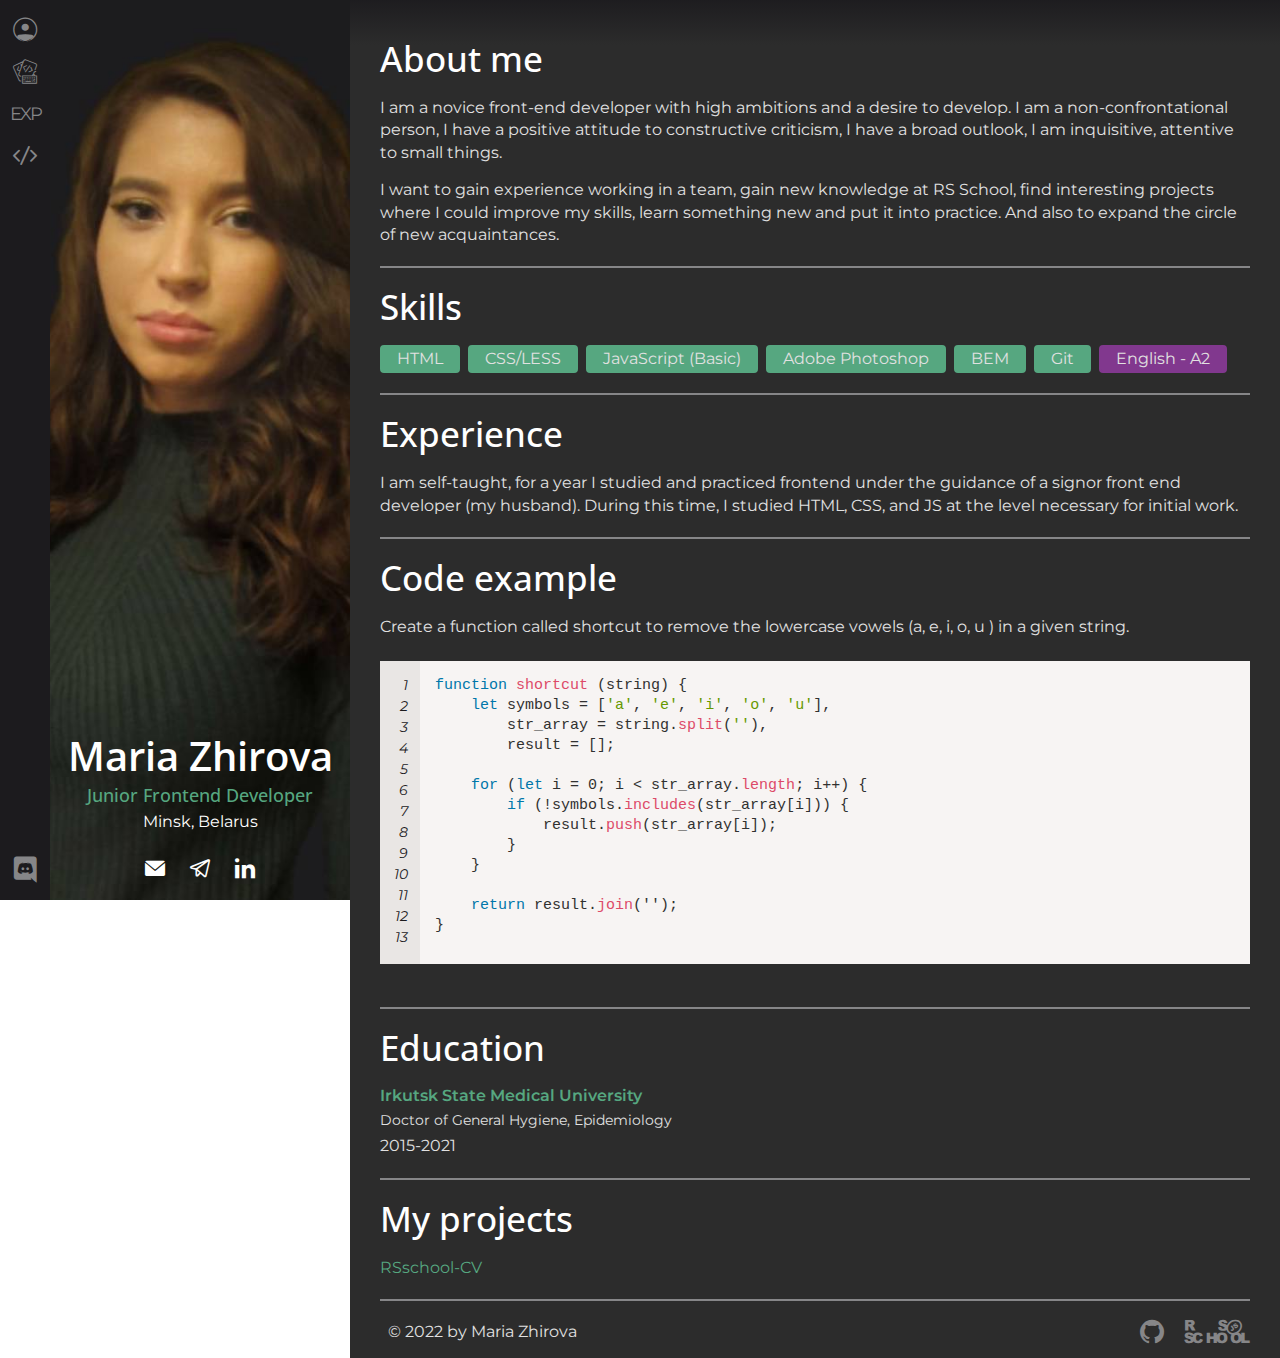
<file: index.html>
<!DOCTYPE html>
<html lang="en">
<head>
    <meta charset="UTF-8">
    <meta http-equiv="X-UA-Compatible" content="IE=edge">
    <meta name="viewport" content="width=device-width, initial-scale=1.0">
    <link rel="stylesheet preload" href="css/variable.css" as="style">
    <link rel="stylesheet preload" href="css/font.css" as="style">
    <link rel="stylesheet preload" href="css/lib/my_reset.css" as="style">
    <link rel="stylesheet preload" href="css/lib/common.css" as="style">
    <link rel="stylesheet preload" href="css/components.css" as="style">
    <link rel="icon" href="img/favicon.jpg">
    <title>rsschool-cv</title>
</head>
<body>
    <!-- This is header -->
    <header class="header">
        <nav>
            <ul class="header__list">
                <li class="header__list-item">
                    <a href="#about-me" class="header__icon icon icon__user" title="About me"></a>
                </li>
                <li class="header__list-item">
                    <a href="#skills" class="header__icon icon icon__skills" title="Skills"></a>
                </li>
                <li class="header__list-item">
                    <a href="#experience" class="header__icon icon icon__exp" title="Experience"></a>
                </li>
                <li class="header__list-item">
                    <a href="#code" class="header__icon icon icon__code" title="Code example"></a>
                </li>
            </ul>
        </nav>
        <ul class="header__list header__list--social">
            <li class="header__list-item">
                <a href="https://discordapp.com/users/1028588574746099743/" class="header__icon icon icon__discord" target="_blank"></a>
            </li>
        </ul>
    </header>

     <!-- This is main -->
     <main class="information">
        <section class="banner">
            <img src="img/avatar.jpg" alt="Portrait">
            <h1 class="main-title">Maria Zhirova</h1>
            <p class="subtitle">Junior Frontend Developer</p>
            <p class="location">Minsk, Belarus</p>
            <ul class="social">
                <li>
                    <a href="mailto:masha.zhirova@yandex.ru" class="icon icon__mail" target="_blank"></a>
                </li>
                <li>
                    <a href="https://t.me/Mary26_5" class="icon icon__telegram" target="_blank"></a>
                </li>
                <li>
                    <a href="https://linkedin.com/in/maria-zhirova" class="icon icon__linkedin" target="_blank"></a>
                </li>
            </ul>
        </section>

        <section class="about-me">
            <h2 id="about-me" class="title">About me</h2>
            <div class="text">
                <p>
                    I am a novice front-end developer with high ambitions and a desire to develop. 
                    I am a non-confrontational person, I have a positive attitude to constructive criticism, I have
                    a broad outlook, I am inquisitive, attentive to small things.
                </p>
                <p>
                    I want to gain experience working in a team, gain new knowledge at RS School,
                    find interesting projects where I could improve my skills, learn something new
                    and put it into practice. And also to expand the circle of new acquaintances.
                </p>
            </div>
        </section>

        <section class="skills">
            <h2 id="skills" class="title">Skills</h2>
            <ul class="list">
                <li class="item">HTML</li>
                <li class="item">CSS/LESS</li>
                <li class="item">JavaScript (Basic)</li>
                <li class="item">Adobe Photoshop</li>
                <li class="item">BEM</li>
                <li class="item">Git</li>
                <li class="eng">English - A2</li>
            </ul>
        </section>

        <section class="experience">
            <h2 id="experience" class="title">Experience</h2>
            <div class="text">
                I am self-taught, for a year I studied and practiced frontend under the guidance of
                a signor front end developer (my husband). During this time, I studied HTML, CSS, 
                and JS at the level necessary for initial work.
            </div>
        </section>

        <section class="example-code">
            <h2 id="code" class="title">Code example</h2>
            <div class="description">
                Create a function called shortcut to remove the lowercase vowels (a, e, i, o, u ) in a given string.
            </div>
                <pre class="line-numbers language-javascript" tabindex="0">
                    <span class="line-numbers-rows"><span></span><span></span><span></span><span></span><span></span><span></span><span></span><span></span><span></span><span></span><span></span><span></span><span></span></span>
<code class=" language-javascript"><span class="token keyword">function</span> <span class="token function">shortcut</span> (string) {
    <span class="token keyword">let</span> symbols = [<span class="token string">'a'</span>, <span class="token string">'e'</span>, <span class="token string">'i'</span>, <span class="token string">'o'</span>, <span class="token string">'u'</span>],
        str_array = string.<span class="token function">split</span>(<span class="token string">''</span>),
        result = [];

    <span class="token keyword">for</span> (<span class="token keyword">let</span> i = 0; i &lt; str_array.<span class="token function">length</span>; i++) {
        <span class="token keyword">if</span> (!symbols.<span class="token function">includes</span>(str_array[i])) {             
            result.<span class="token function">push</span>(str_array[i]);
        }
    } 
                            
    <span class="token keyword">return</span> result.<span class="token function">join</span>('');
}</code>
                </pre>
        </section>

        <section class="education">
            <h2 class="title">Education</h2>
            <div>
                <div class="study">Irkutsk State Medical University</div>
                <p class="specialization"><i>Doctor of General Hygiene, Epidemiology</i></p>
                <div class="years">2015-2021</div>
            </div>
        </section>

        <section class="projects">
            <h2 class="title">My projects</h2>
            <a class="resume" href="https://mary-fe.github.io/rsschool-cv/cv" target="_blank">RSschool-CV</a>
        </section>

         <!-- This is footer -->
         <footer class="footer">
            <div class="links">
                <a href="https://github.com/Mary-FE/" class="header__icon icon icon__github" target="_blank"></a>
                <a href="https://rs.school/js-stage0/" class="icon icon__rsschool" target="_blank"></a>
            </div>
            <p class="author">© 2022 by Maria Zhirova</p>
        </footer>
    </main>
</body>
</html>
</file>
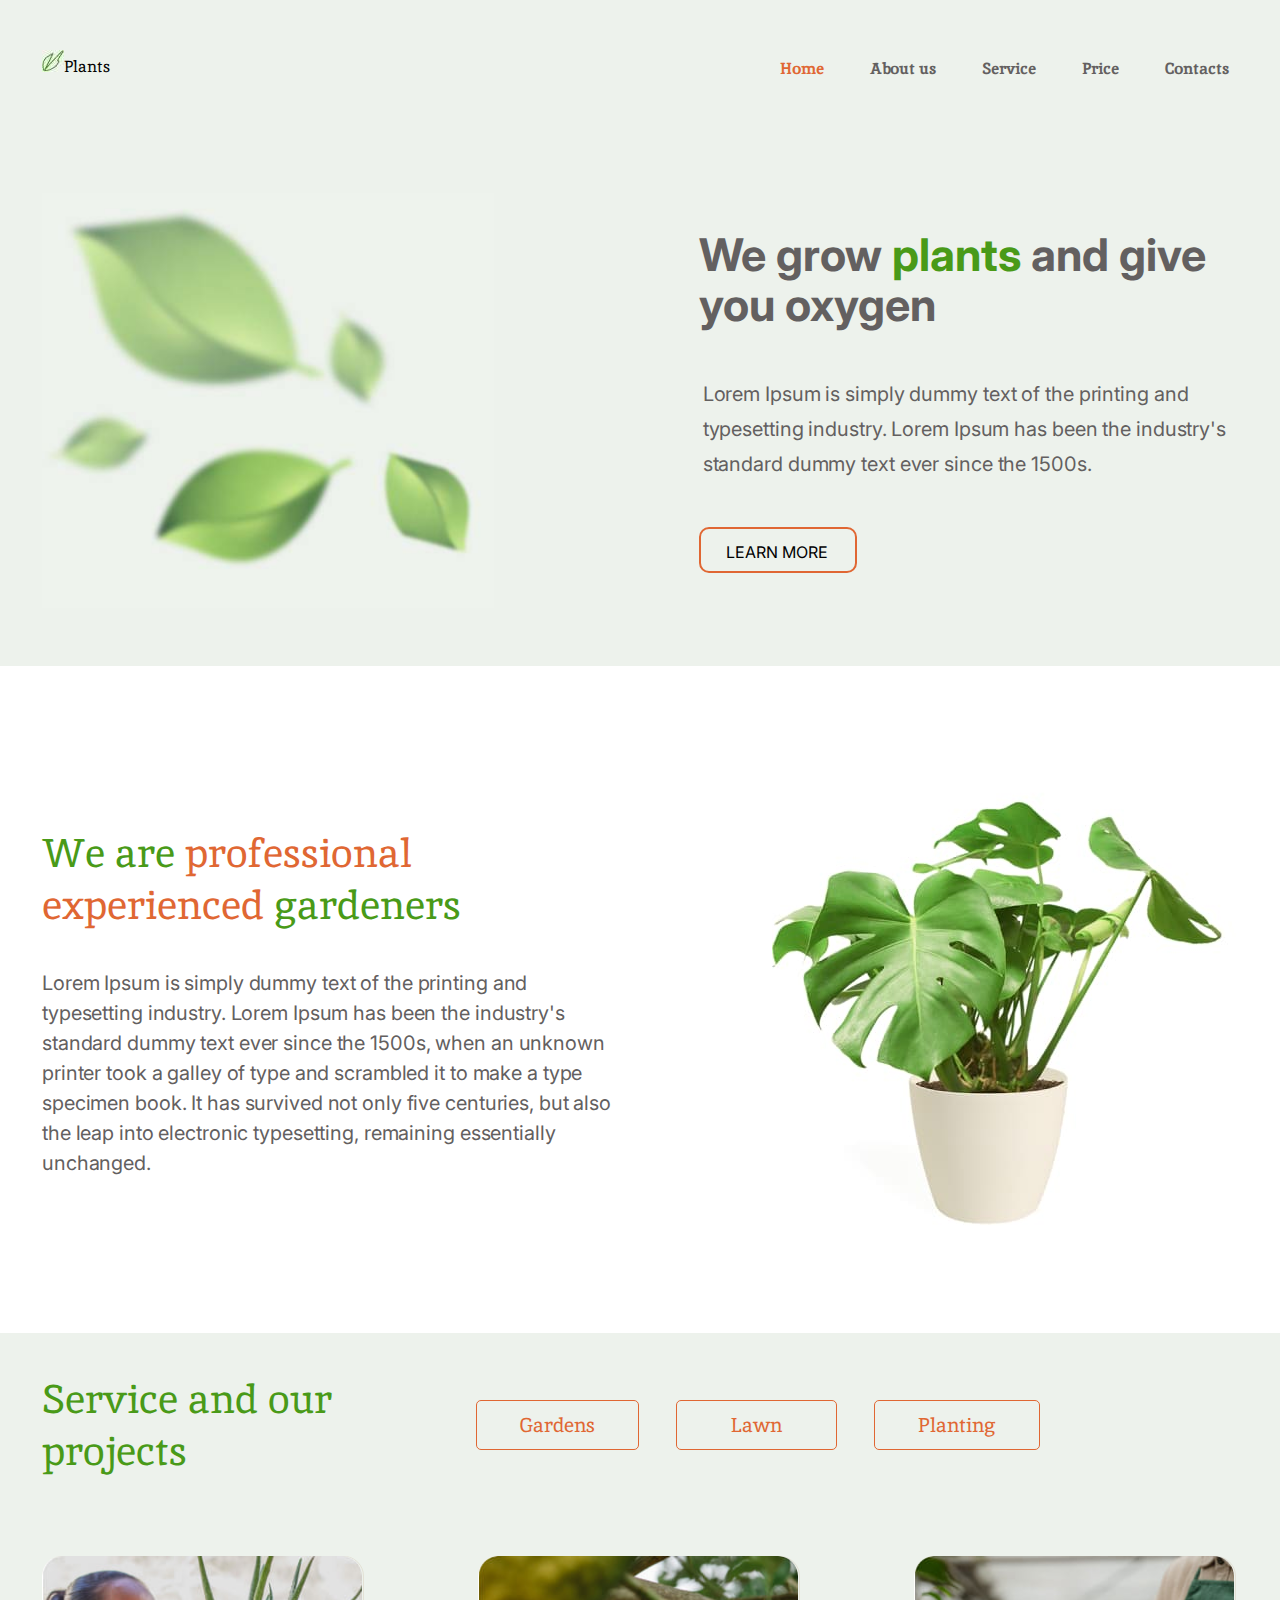
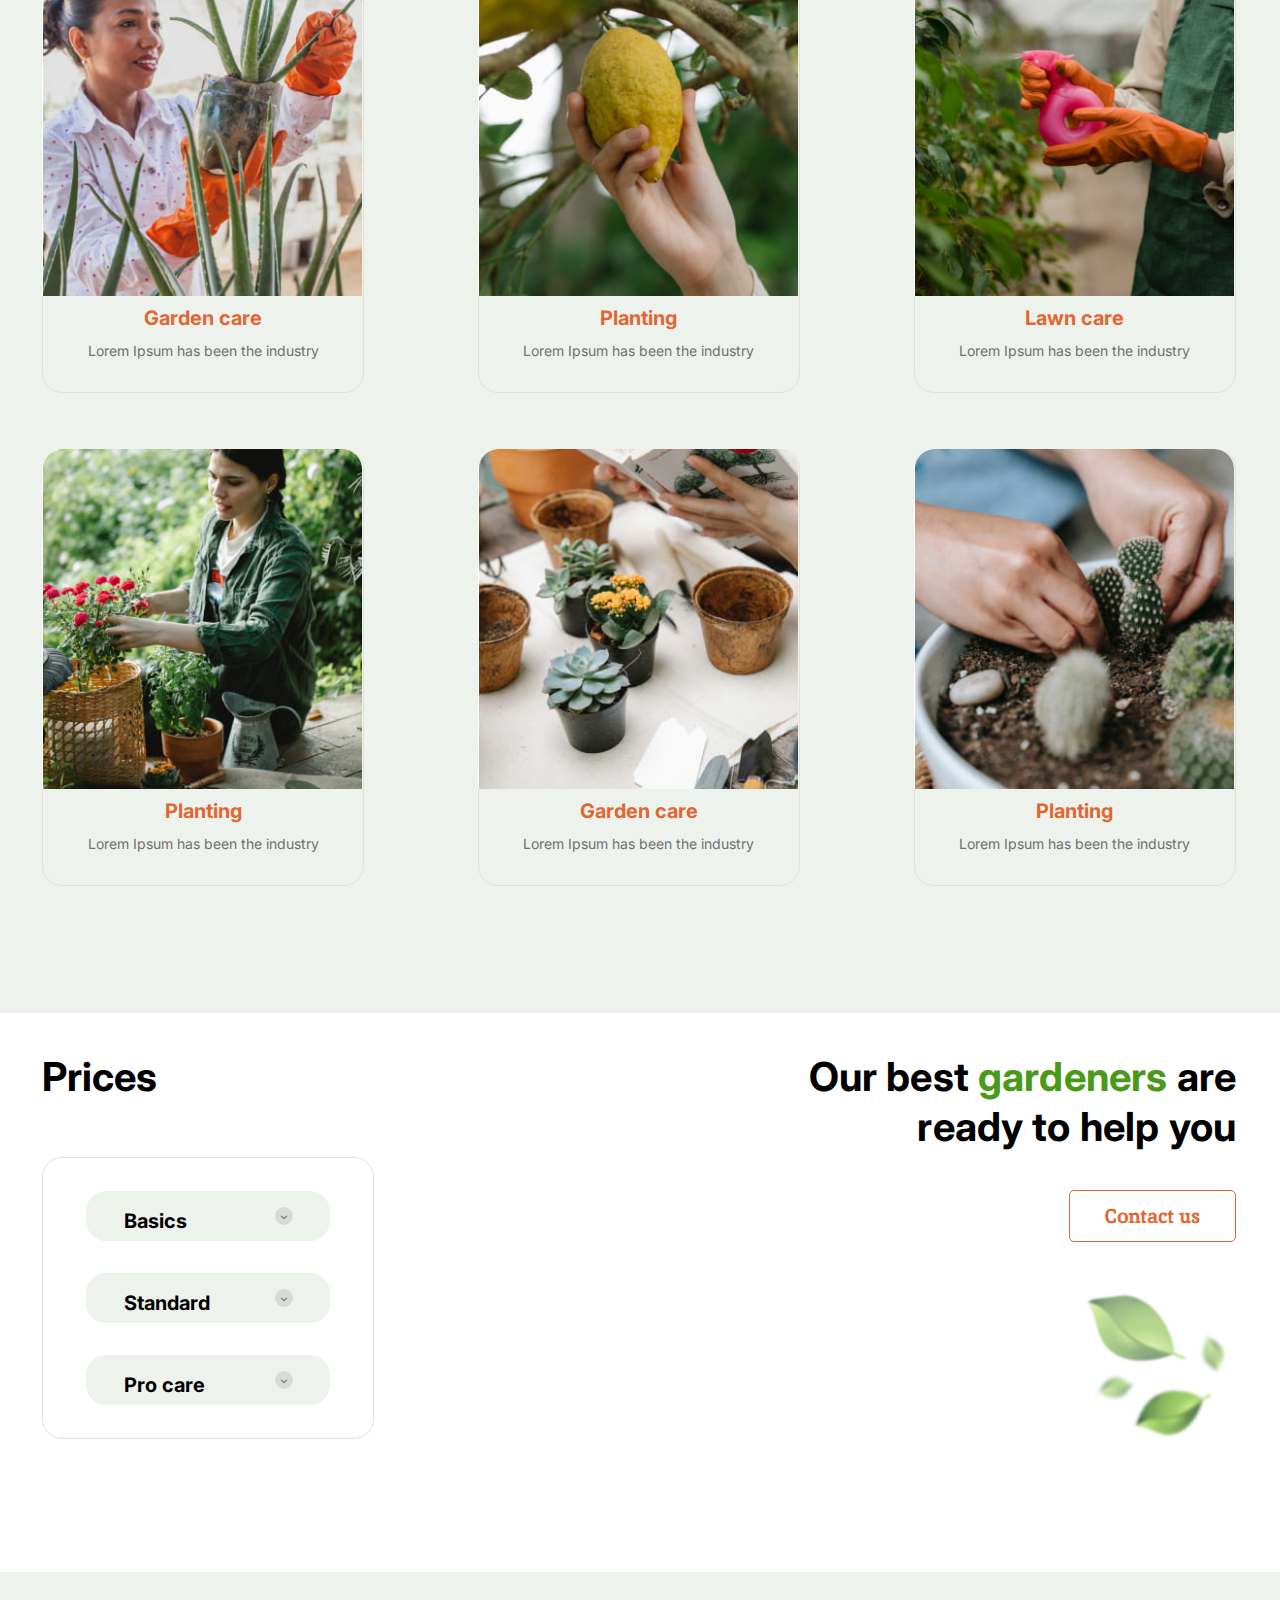
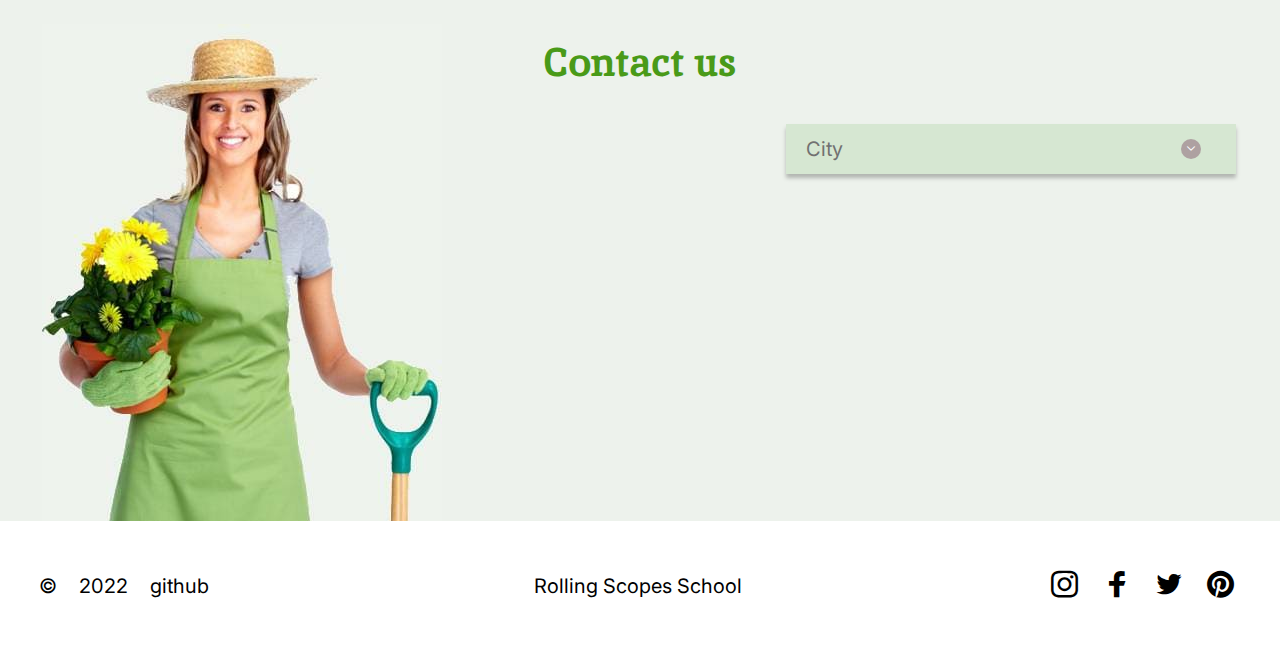
<file: plants/index.html>
<!DOCTYPE html>
<html lang="en">
<head>
    <meta charset="UTF-8">
    <meta http-equiv="X-UA-Compatible" content="IE=edge">
    <meta name="viewport" content="width=device-width, initial-scale=1.0">
    <link rel="stylesheet preload" href="css/lib/reset.css" as="style">
    <link rel="stylesheet preload" href="css/variable.css" as="style">
    <link rel="stylesheet preload" href="css/font.css" as="style">
    <link rel="stylesheet preload" href="css/common.css" as="style">
    <link rel="stylesheet preload" href="css/block.css" as="style">
    <!-- Fonts loading -->
    <link rel="preconnect" href="https://fonts.googleapis.com">
    <link rel="preconnect" href="https://fonts.gstatic.com" crossorigin>
    <link href="https://fonts.googleapis.com/css2?family=Inika&family=Inter:wght@400;700&display=swap" rel="stylesheet">
    <link rel="icon" href="img/favicon.ico" type="image/x-icon">
    <title>Plants</title>
</head>
<body>
    <!-- This is header -->
    <header class="header">
        <div class="box">
            <a href="/" class="header__logo">
                <img src="img/logo.jpg" alt="logo">
                <span>Plants</span>
            </a>

            <nav>
                <a href="#" class="header__burger">
                    <span></span>
                    <span></span>
                    <span></span>
                    <span></span>
                </a>

                <ul class="header__navigation">
                    <li>
                        <a class="header__navigation-item _first" href="#home">Home</a>
                    </li>
                    <li>
                        <a class="header__navigation-item" href="#about">About us</a>
                    </li>
                    <li>
                        <a class="header__navigation-item" href="#service">Service</a>
                    </li>
                    <li>
                        <a class="header__navigation-item" href="#price">Price</a>
                    </li>
                    <li>
                        <a class="header__navigation-item" href="#contact">Contacts</a>
                    </li>
                </ul>

                <span class="navigation-overlay">
                    <span>+</span>
                </span>
            </nav>
        </div>
    </header>

    <main>
        <!-- This is "welcome" -->
        <section class="welcome" id="home">
            <div class="box">
                <img class="welcome__image" src="img/welcom__desktop__leafs.jpg" alt="leafs">
                <div class="welcome__content">
                    <h1 class="welcome__title">We grow <span>plants</span> and give you oxygen</h1>
                    <div class="welcome__description">
                        Lorem Ipsum is simply dummy text of the printing and typesetting industry. Lorem
                        Ipsum has been the industry's standard dummy text ever since the 1500s.
                    </div>
                    <button class="button--primary">Learn more</button>
                </div>
            </div>
        </section>

        <!-- This is "about" -->
        <section class="about" id="about">
            <div class="box">
                <div class="about__content">
                    <h2 class="about__second-title">We are <span>professional experienced</span> gardeners</h2>
                    <div class="about__description">
                        Lorem Ipsum is simply dummy text of the printing and typesetting industry. 
                        Lorem Ipsum has been the industry's standard dummy text ever since the 1500s, 
                        when an unknown printer took a galley of type and scrambled it to make a type 
                        specimen book. It has survived not only five centuries, but also the leap into
                        electronic typesetting, remaining essentially unchanged. 
                    </div>
                </div>
                <img src="img/about__desktop__houseplant.jpg" alt="houseplant">
            </div>
        </section>

        <!-- This is "service" -->
        <section class="service" id="service">
            <div class="box">
                <div class="service__option">
                    <h2 class="service__second-title">Service and our projects</h2>
                    <div class="service__types" data-heading>
                        <button class="button--secondary" data-type="garden">Gardens</button>
                        <button class="button--secondary" data-type="lawn">Lawn</button>
                        <button class="button--secondary" data-type="planting">Planting</button>
                    </div>
                </div>
                <div class="service__projects" data-content>
                    <div class="service__info" data-type="garden">
                        <picture>
                            <source srcset="img/service__mobile__1.jpg" media="(max-width: 1023px)">
                            <img src="img/service__desktop__1.jpg" alt="woman in the garden" loading="lazy">
                        </picture>
                        <div class="service__box">
                            <h3 class="service__third-title">Garden care</h3>
                            <div class="service__description">Lorem Ipsum has been the industry</div>
                        </div>
                    </div>
                    <div class="service__info" data-type="planting">
                        <picture>
                            <source srcset="img/service__mobile__2.jpg" media="(max-width: 1023px)">
                            <img src="img/service__desktop__2.jpg" alt="a lemon" loading="lazy">
                        </picture>
                        <div class="service__box">
                            <h3 class="service__third-title">Planting</h3>
                            <div class="service__description">Lorem Ipsum has been the industry</div>
                        </div>
                    </div>
                    <div class="service__info" data-type="lawn">
                        <picture>
                            <source srcset="img/service__mobile__3.jpg" media="(max-width: 1023px)">
                            <img src="img/service__desktop__3.jpg" alt="spraying of leaves" loading="lazy">
                        </picture>
                        <div class="service__box">
                            <h3 class="service__third-title">Lawn care</h3>
                            <div class="service__description">Lorem Ipsum has been the industry</div>
                        </div>
                    </div>
                    <div class="service__info" data-type="planting">
                        <picture>
                            <source srcset="img/service__mobile__4.jpg" media="(max-width: 1023px)">
                            <img src="img/service__desktop__4.jpg" alt="woman with flowers" loading="lazy">
                        </picture>
                        <div class="service__box">
                            <h3 class="service__third-title">Planting</h3>
                            <div class="service__description">Lorem Ipsum has been the industry</div>
                        </div>
                    </div>
                    <div class="service__info" data-type="garden">
                        <picture>
                            <source srcset="img/service__mobile__5.jpg" media="(max-width: 1023px)">
                            <img src="img/service__desktop__5.jpg" alt="potted plants" loading="lazy">
                        </picture>
                        <div class="service__box">
                            <h3 class="service__third-title">Garden care</h3>
                            <div class="service__description">Lorem Ipsum has been the industry</div>
                        </div>
                    </div>
                    <div class="service__info" data-type="planting">
                        <picture>
                            <source srcset="img/service__mobile__6.jpg" media="(max-width: 1023px)">
                            <img src="img/service__desktop__6.jpg" alt="cactus in a pot" loading="lazy">
                        </picture>
                        <div class="service__box">
                            <h3 class="service__third-title">Planting</h3>
                            <div class="service__description">Lorem Ipsum has been the industry</div>
                        </div>
                    </div>
                </div>
            </div>
        </section>

        <!-- This is "prices" -->
        <section class="prices" id="price">
            <div class="box">
                <h2 class="prices__second-title">Prices</h2>
                <div class="prices__wrapper">
                    <div class="prices__cost">
                        <div class="prices__options" data-accordion>
                            <div class="accordion">
                                <div class="item icon icon__arrow" data-accordion-header>Basics</div>
                                <div data-accordion-content>
                                    <p class="prices__description">Release of Letraset sheets containing Lorem Ipsum passages, and more recently</p>
                                    <span class="prices__rate"><span class="value"><small>$</small>15</span> / per hour</span>
                                    <a href="#contact" class="link">Order</a>
                                </div>
                            </div>
                            <div class="accordion">
                                <div class="item icon icon__arrow" data-accordion-header>Standard</div>
                                <div data-accordion-content>
                                    <p class="prices__description">Release of Letraset sheets containing Lorem Ipsum passages, and more recently</p>
                                    <span class="prices__rate"><span class="value"><small>$</small>25</span> / per hour</span>
                                    <a href="#contact" class="link">Order</a> 
                                </div>  
                            </div>
                            <div class="accordion">
                                <div class="item icon icon__arrow" data-accordion-header>Pro care</div>
                                <div data-accordion-content>
                                    <p class="prices__description">Release of Letraset sheets containing Lorem Ipsum passages, and more recently</p>
                                    <span class="prices__rate"><span class="value"><small>$</small>35</span> / per hour</span>
                                    <a href="#contact" class="link">Order</a>
                                </div>
                            </div>       
                        </div>
                    </div>
                    <div class="prices__content">
                        <h2 class="prices__sub-title">Our best <span>gardeners</span> are ready to help you</h2>
                        <button class="button--secondary">Contact us</button>
                        <img src="img/prices__desktop__leafs.jpg" alt="leafs" loading="lazy">
                    </div>
                </div>
            </div>
        </section>

        <!-- This is "contacts" -->
        <section class="contacts" id="contact">
            <div class="box">
                <h2 class="contacts__second-title">Contact us</h2>
                <div class="contacts__content">
                    <div class="contacts__options">
                        <div class="custom-select icon icon__arrow" data-select>
                            <div class="active-option" data-label>City</div>
                            <div class="select-options" data-options>
                                <div class="item" data-select-item="0">Canandaigua, NY</div>
                                <div class="item" data-select-item="1">New York City</div>
                                <div class="item" data-select-item="2">Yonkers, NY</div>
                                <div class="item" data-select-item="3">Sherrill, NY</div>
                            </div>
                        </div>

                        <div class="select-information" data-select-information>
                            <div class="box-info">
                                <span class="type">City:</span>
                                <span data-select="city">Canandaigua, NY</span>
                            </div>

                            <div class="box-info">
                                <span class="type">Phone:</span>
                                <span data-select="phone">+1 585 393 0001</span>
                            </div>

                            <div class="box-info">
                                <span class="type">Office address:</span>
                                <span data-select="address">151 Charlotte Street</span>
                            </div>

                            <div class="box-action">
                                <a href="tel:+1 585 393 0001" data-select="call">Call us</a>
                            </div>
                        </div>
                    </div>
                    <picture>
                        <source srcset="img/contacts__mobile__woman.jpg" media="(max-width: 767px)">
                        <img src="img/contacts__desktop__woman.jpg" alt="woman with flowers" loading="lazy">
                    </picture>
                </div>
            </div>
        </section>
    </main>

    <!-- This is "footer" -->
    <footer class="footer">
        <div class="box">
            <div class="footer__publication">
                <span>©</span>
                <span class="footer__year">2022</span>
                <a href="https://github.com/Mary-FE">github</a>
            </div>
            <a class="rs-school" href="https://rs.school/js-stage0/">Rolling Scopes School</a>
            <div class="footer__social">
                <ul>
                    <li><a href="https://github.com/Mary-FE" class="icon icon__instagram"></a></li>
                    <li><a href="https://rs.school/js-stage0/" class="icon icon__facebook"></a></li>
                    <li><a href="https://github.com/Mary-FE" class="icon icon__twitter"></a></li>
                    <li><a href="https://rs.school/js-stage0/" class="icon icon__pinterest"></a></li>
                </ul>
            </div>
        </div>
    </footer>

    <!-- Сonnecting a js-script with the output of the work evaluation -->
    <!-- Try to fix 404 page after deploy -->
    <script src="js/index.js"></script>
    <script src="js/toggle-menu.js"></script>
    <script src="js/change-service.js"></script>
    <script src="js/accordion.js"></script>
    <script src="js/custom-select.js"></script>
</body>
</html>
</file>
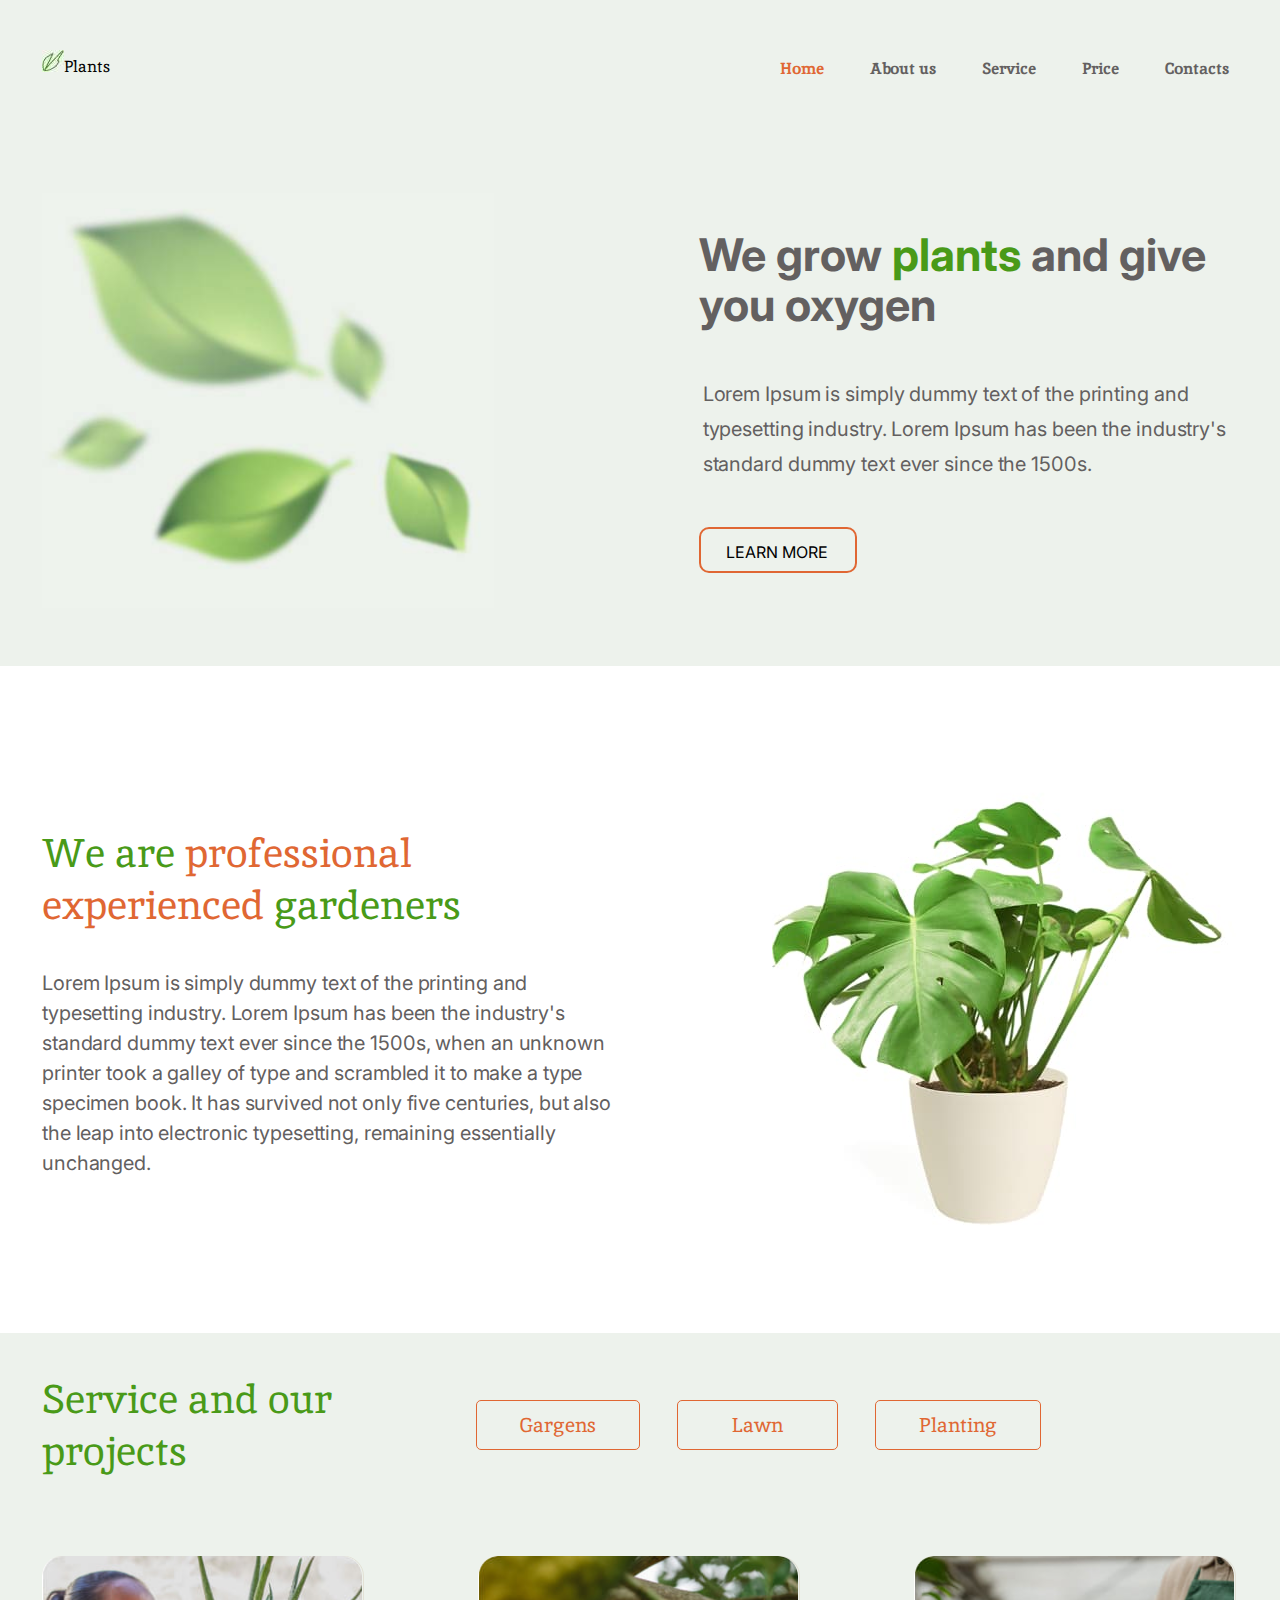
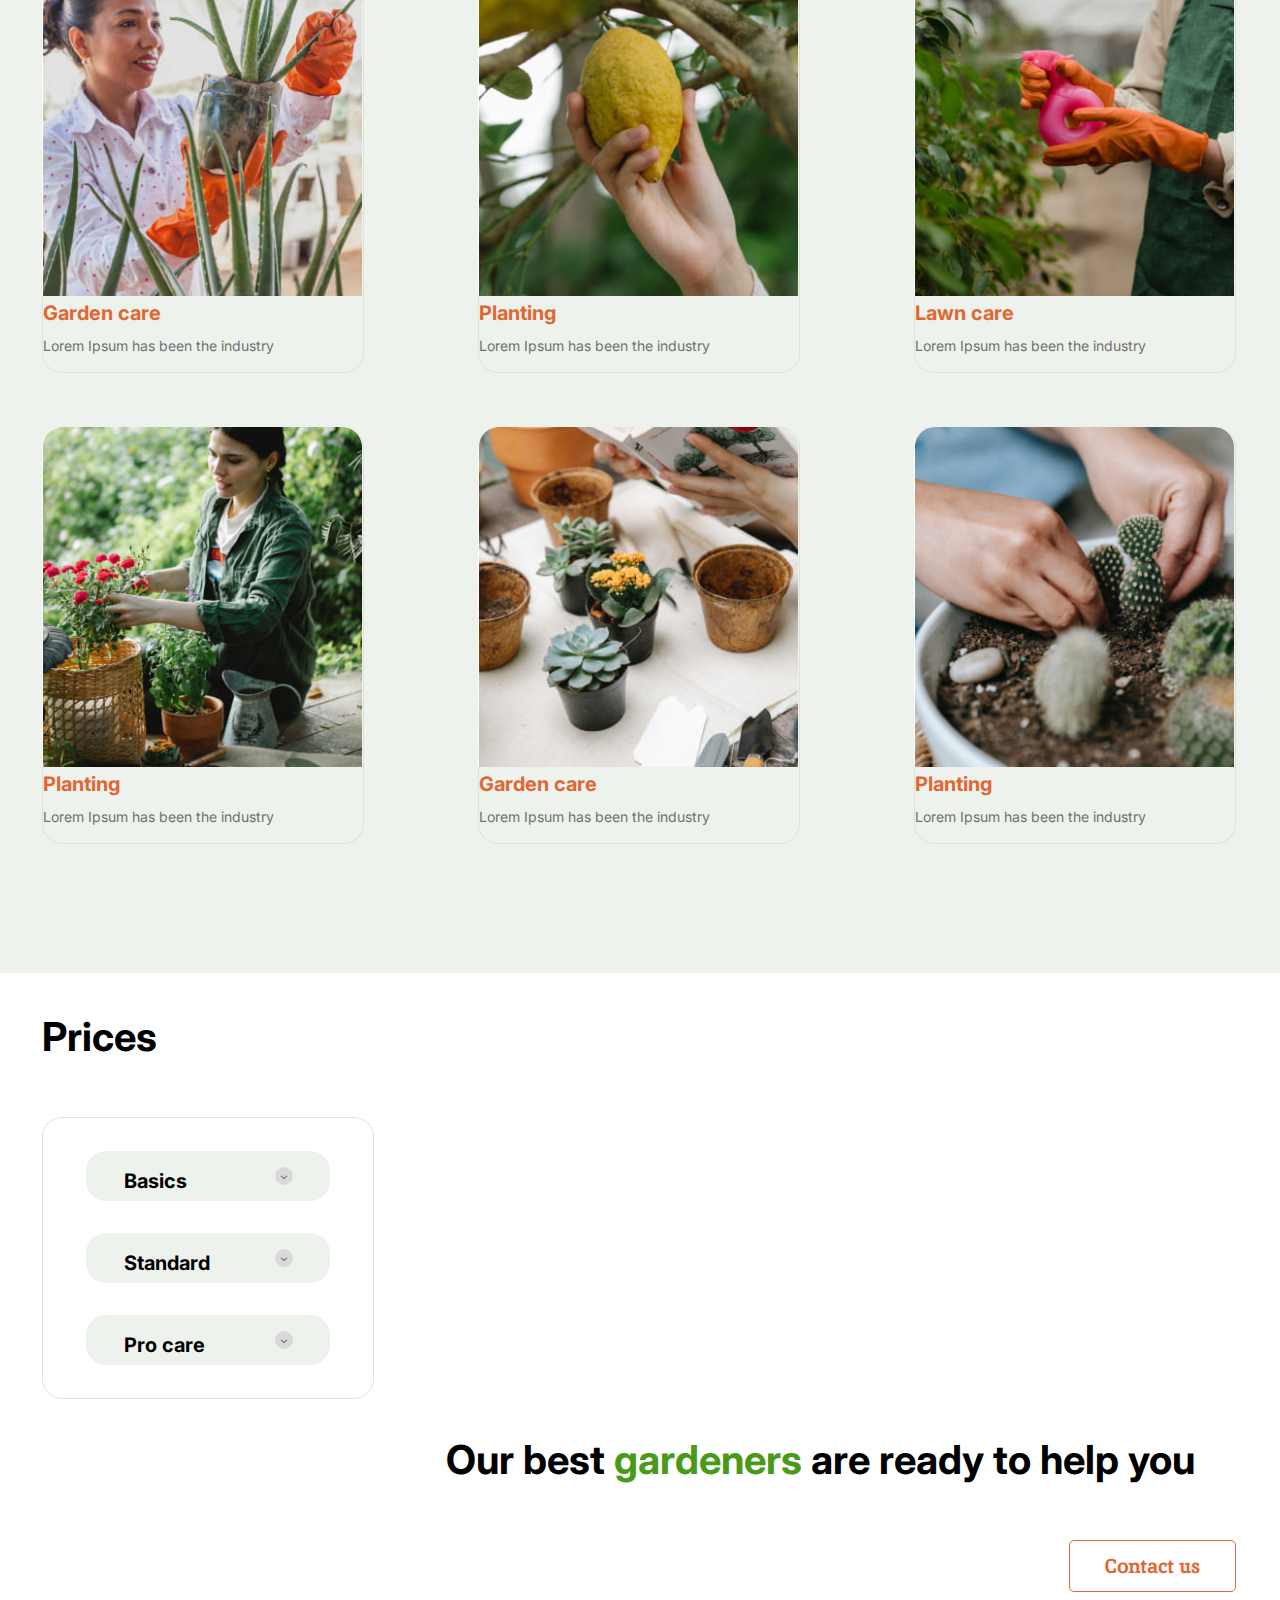
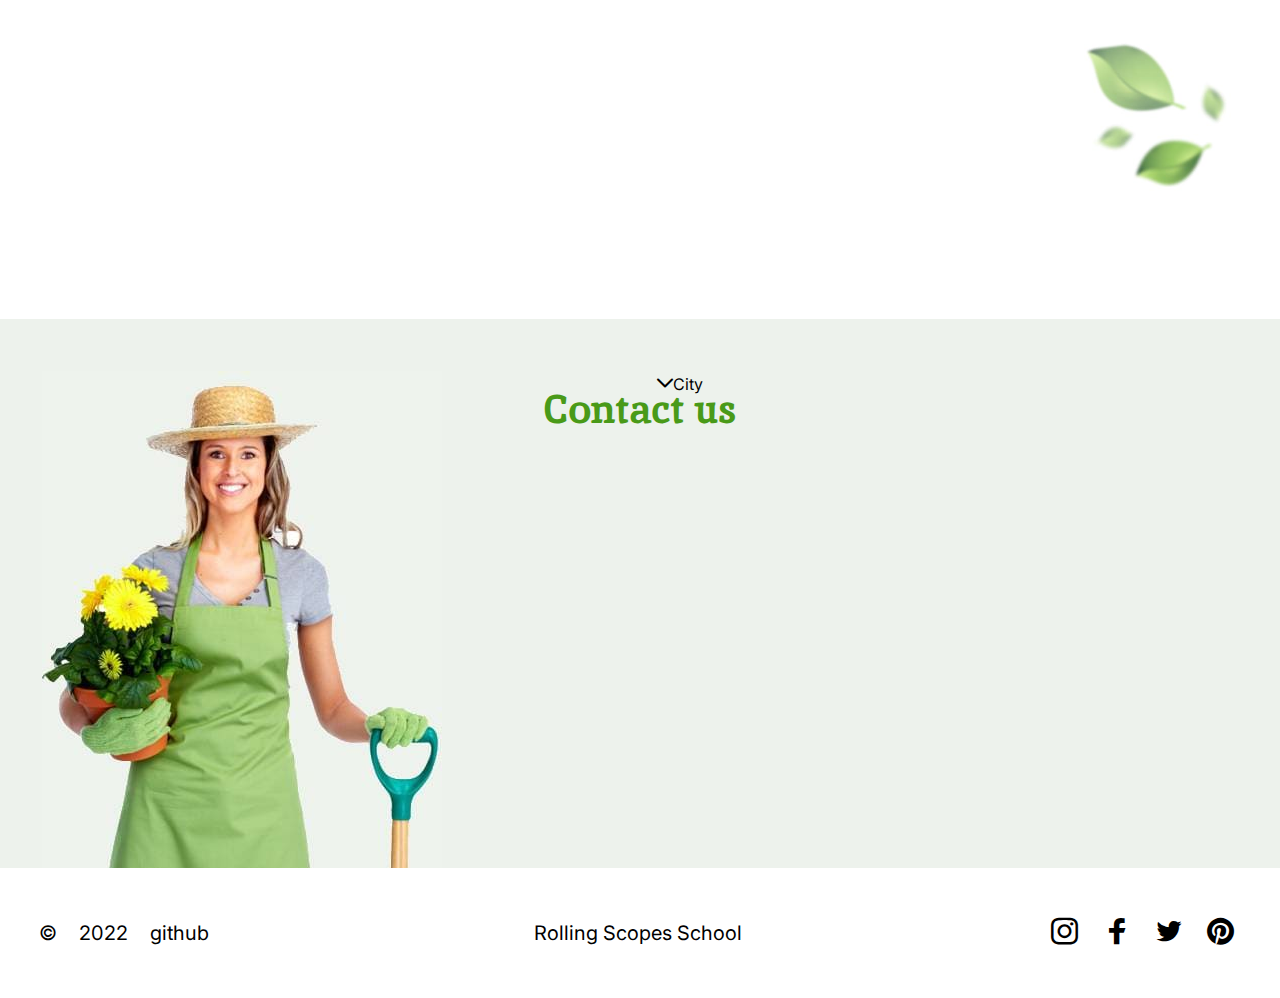
<file: plants/plants.html>
<!DOCTYPE html>
<html lang="en">
<head>
    <meta charset="UTF-8">
    <meta http-equiv="X-UA-Compatible" content="IE=edge">
    <meta name="viewport" content="width=device-width, initial-scale=1.0">
    <link rel="stylesheet preload" href="css/lib/reset.css" as="style">
    <link rel="stylesheet preload" href="css/variable.css" as="style">
    <link rel="stylesheet preload" href="css/font.css" as="style">
    <link rel="stylesheet preload" href="css/common.css" as="style">
    <link rel="stylesheet preload" href="css/block.css" as="style">
    <!-- Fonts loading -->
    <link rel="preconnect" href="https://fonts.googleapis.com">
    <link rel="preconnect" href="https://fonts.gstatic.com" crossorigin>
    <link href="https://fonts.googleapis.com/css2?family=Inika&family=Inter:wght@400;700&display=swap" rel="stylesheet">
    <link rel="icon" href="img/favicon.ico" type="image/x-icon">
    <title>Plants</title>
</head>
<body>
     <!-- This is header -->
     <header class="header">
        <div class="box">
            <a href="/" class="header__logo">
                <img src="img/logo.jpg" alt="logo">
                <span>Plants</span>
            </a>

            <nav>
                <ul class="header__navigation">
                    <li>
                        <a class="header__navigation-item _first" href="#home">Home</a>
                    </li>
                    <li>
                        <a class="header__navigation-item" href="#about">About us</a>
                    </li>
                    <li>
                        <a class="header__navigation-item" href="#service">Service</a>
                    </li>
                    <li>
                        <a class="header__navigation-item" href="#price">Price</a>
                    </li>
                    <li>
                        <a class="header__navigation-item" href="#contact">Contacts</a>
                    </li>
                </ul>
            </nav>
        </div>
    </header>

    <main>
        <!-- This is "welcome" -->
        <section class="welcome" id="home">
            <div class="box">
                <img class="welcome__image" src="img/welcom__desktop__leafs.jpg" alt="leafs">
                <div class="welcome__content">
                    <h1 class="welcome__title">We grow <span>plants</span> and give you oxygen</h1>
                    <div class="welcome__description">
                        Lorem Ipsum is simply dummy text of the printing and typesetting industry. Lorem
                        Ipsum has been the industry's standard dummy text ever since the 1500s.
                    </div>
                    <button class="button--primary">Learn more</button>
                </div>
            </div>
        </section>

         <!-- This is "about" -->
         <section class="about" id="about">
            <div class="box">
                <div class="about__content">
                    <h2 class="about__second-title">We are <span>professional experienced</span> gardeners</h2>
                    <div class="about__description">
                        Lorem Ipsum is simply dummy text of the printing and typesetting industry. 
                        Lorem Ipsum has been the industry's standard dummy text ever since the 1500s, 
                        when an unknown printer took a galley of type and scrambled it to make a type 
                        specimen book. It has survived not only five centuries, but also the leap into
                        electronic typesetting, remaining essentially unchanged. 
                    </div>
                </div>
                <img src="img/about__desktop__houseplant.jpg" alt="houseplant">
            </div>
        </section>

        <!-- This is "service" -->
        <section class="service" id="service">
            <div class="box">
                <div class="service__option">
                    <h2 class="service__second-title">Service and our projects</h2>
                    <div class="service__types">
                        <button class="button--secondary">Gargens</button>
                        <button class="button--secondary">Lawn</button>
                        <button class="button--secondary">Planting</button>
                    </div>
                </div>
                <div class="service__projects">
                    <div class="service__info">
                        <img src="img/service__desktop__1.jpg" alt="woman in the garden">
                        <div>
                            <h3 class="service__third-title">Garden care</h3>
                            <div class="service__description">Lorem Ipsum has been the industry</div>
                        </div>
                    </div>
                    <div class="service__info">
                        <img src="img/service__desktop__2.jpg" alt="a lemon">
                        <h3 class="service__third-title">Planting</h3>
                        <div class="service__description">Lorem Ipsum has been the industry</div>
                    </div>
                    <div class="service__info">
                        <img src="img/service__desktop__3.jpg" alt="spraying of leaves">
                        <h3 class="service__third-title">Lawn care</h3>
                        <div class="service__description">Lorem Ipsum has been the industry</div>
                    </div>
                    <div class="service__info">
                        <img src="img/service__desktop__4.jpg" alt="woman with flowers">
                        <h3 class="service__third-title">Planting</h3>
                        <div class="service__description">Lorem Ipsum has been the industry</div>
                    </div>
                    <div class="service__info">
                        <img src="img/service__desktop__5.jpg" alt="potted plants">
                        <h3 class="service__third-title">Garden care</h3>
                        <div class="service__description">Lorem Ipsum has been the industry</div>
                    </div>
                    <div class="service__info">
                        <img src="img/service__desktop__6.jpg" alt="cactus in a pot">
                        <h3 class="service__third-title">Planting</h3>
                        <div class="service__description">Lorem Ipsum has been the industry</div>
                    </div>
                </div>
            </div>
        </section>

          <!-- This is "prices" -->
          <section class="prices" id="price">
            <div class="box">
                <div class="prices__cost">
                    <h2 class="prices__second-title">Prices</h2>
                    <div class="prices__options">
                        <div class="item icon icon__arrow">Basics</div>
                        <div class="item icon icon__arrow">Standard</div>
                        <div class="item icon icon__arrow">Pro care</div>
                    </div>
                </div>
                <div class="prices__content">
                    <h2 class="prices__second-title">Our best <span>gardeners</span> are ready to help you</h2>
                    <button class="button--secondary">Contact us</button>
            <img src="img/prices__desktop__leafs.jpg" alt="leafs">
                </div>
            </div>
        </section>

        <!-- This is "contacts" -->
        <section class="contacts" id="contact">
            <div class="box">
                <h2 class="contacts__second-title">Contact us</h2>
                <div class="contacts__content">
                    <img src="img/contacts__desktop__woman.jpg" alt="woman with flowers">
                    <div class="contacts__item icon icon__arrow">City</div>
                </div>
            </div>
        </section>
    </main>

    <!-- This is "footer" -->
    <footer class="footer">
        <div class="box">
            <div class="footer__publication">
                <span>©</span>
                <span class="footer__year">2022</span>
                <a href="https://github.com/Mary-FE">github</a>
            </div>
            <a class="rs-school" href="https://rs.school/js-stage0/">Rolling Scopes School</a>
            <div class="footer__social">
                <ul>
                    <li><a href="https://github.com/Mary-FE" class="icon icon__instagram"></a></li>
                    <li><a href="https://rs.school/js-stage0/" class="icon icon__facebook"></a></li>
                    <li><a href="https://github.com/Mary-FE" class="icon icon__twitter"></a></li>
                    <li><a href="https://rs.school/js-stage0/" class="icon icon__pinterest"></a></li>
                </ul>
            </div>
        </div>
    </footer>
</body>
</html>
</file>
<file: css/variable.css>
:root {
    /* =================================== */
    /* Colors */
    --color1: #1c1b1e;
    --color2: #2c2c2c;
    --color3: #868688;
    --color4: #56a780;
    --color5: #fff;
    --color6: #e1e1e1;
    --color7: #81388e;

    --code-color1: #f7f4f3;
    --code-color2: #e9e6e4;
    --code-color3: #313130;
    --code-color4: #07a;
    --code-color5: #a67f59;
    --code-color6: #dd4a68;
    --code-color7: #690;
    --code-color8: #905;
    --code-color9: #708090;
    
    /* =================================== */
    /* Font */
    --font-family__title: 'Open Sans', sans-serif;
    --font-family__text: 'Montserrat', sans-serif;
    --font-family__icon: 'Icon Font';

    /* =================================== */
    /* Icon */
    --icon-user: '\e900';
    --icon-skills: '\e901';
    --icon-experience: '\e909';
    --icon-code: '\e904';

    --icon-mail: '\e902';
    --icon-telegram: '\e903';
    --icon-linkedin: '\e907';
    --icon-github: '\e905';
    --icon-discord: '\e906';
    --icon-rsschool: '\e90b';
    
    /* =================================== */
    /* Animation */
    --common-animation: all ease .3s;
}
</file>
<file: css/font.css>
@import url('https://fonts.googleapis.com/css2?family=Montserrat:wght@400;500&display=swap');
@import url('https://fonts.googleapis.com/css2?family=Open+Sans:wght@400;500;600&display=swap');

@font-face {
    font-family: "Icon Font";
    font-style: normal;
    font-weight: 400;
    src:  url("../font/CV_icon.woff2") format("woff2"),
        url("../font/CV_icon.woff") format("woff");
    font-display: swap;
}
</file>
<file: css/lib/common.css>
body {
    font: 400 13px/1.4 var(--font-family__text);
}

@media screen and (min-width: 1024px) {
    body {
        font-size: 16px;
    }
}

/* 
/* [ Titles ] 
/* ================================== */

h1 {
    font: 600 35px var(--font-family__title);
}

h2 {
    margin: 15px 0;
    font: 500 35px var(--font-family__title);
}

.title {
    color: var(--color5);
}

/* 
/* [ Section ] 
/* ================================== */

section {
    padding-bottom: 20px;
}

section:not(.banner):not(:last-child) {
    border-bottom: 2px solid var(--color3);
}
</file>
<file: css/components.css>
@import 'components/header.css';
@import 'components/icons.css';
@import 'components/layout.css';
@import 'components/banner.css';
@import 'components/about-me.css';
@import 'components/skills.css';
@import 'components/example-code.css';
@import 'components/education.css';
@import 'components/projects.css';
@import 'components/footer.css';
</file>
<file: plants/css/variable.css>
:root {
    --color-1: #499A18;
    --color-2: #717171;
    --color-3: #E06733;
    --color-4: #636060;
    --color-5: #000;
    --color-6: #fff;
    --color-7: #E3E1D5;
    --color-8: #D9D9D9;
    --color-9: #D6E7D2;
    --color-10: #EDF2EC; /* Background-color in the sections  */
    --color-11: rgba(0, 0, 0, 0.25);
    --color-12: #AEA1A1;
    --color-13: #DCE9D9;
    --color-14: #C1E698;
    --color-15: #8BA07E;

    /* Layout */
    --layout-width: 1310px;

    /* Fonts */
    --font-family__base: 'Inter', sans-serif; 
    --font-family__extra: 'Inika', serif;
    --font-family__icon: 'Plants Icons';

    /* Icons */
    --icon-menu: '\e905';
    --icon-arrow: '\e900';
    --icon-instagram: '\e901';
    --icon-facebook: '\e902';
    --icon-twitter: '\e903';
    --icon-pinterest: '\e904';

    /* ================================= */
    --common-animation: all ease .3s;
    /* ================================= */
}
</file>
<file: plants/css/font.css>
@font-face {
    font-family: "Plants Icons";
    font-style: normal;
    font-weight: 400;
    src:  url("../font/plants__icon.woff") format("woff"),
        url("../font/plants__icon.woff2") format("woff2");
    font-display: swap;
}
</file>
<file: plants/css/common.css>
/* 
/* [ Common ]: Button / link
/* ================================== */
.button--primary {
    padding: 12px 27px;

    border-radius: 10px;
    border: 2px solid var(--color-3);
    background-color: transparent;
    
    color: var(--color-5);
    font: 400 16px/20px var(--font-family__base);
    text-transform: uppercase;

    transition: var(--common-animation);
    cursor: pointer;
}

.button--primary:hover {
    color: var(--color-6);
    background-color: var(--color-3);
}

.button--secondary {
    padding: 12px 40px;

    border-radius: 5px;
    border: 1px solid var(--color-3);
    background-color: transparent;
    
    color: var(--color-3);
    font: 400 20px/26px var(--font-family__extra);

    transition: var(--common-animation);
    cursor: pointer;
}

.button--secondary.active,
.button--secondary:hover {
    color: var(--color-6);
    background-color: var(--color-3);
}

/* 
/* [ Common ]: Heading
/* ================================== */
h1 {
    font: 700 45px/50px var(--font-family__base);
}

h2 {
    font: 400 25px/35px var(--font-family__extra);
}

h3 {
    font: 700 20px/20px var(--font-family__base);
}

/* 
/* [ Common ]: Layout
/* ================================== */
html {
    scroll-behavior: smooth;
}

body {
    font: 400 16px/24px var(--font-family__base);
    color: var(--color-4);
}

.box {
    max-width: var(--layout-width);
    margin-right: auto;
    margin-left: auto;
    padding-right: 24px;
    padding-left: 24px;
}

@media screen and (min-width: 768px) {
    .box {
        padding-right: 46px;
        padding-left: 50px;
    }
}

@media screen and (min-width: 1024px) {
    .box {
        padding-right: 44px;
        padding-left: 42px;
    }
}
</file>
<file: plants/css/block.css>
@import 'blocks/icons.css';
@import 'blocks/header.css';
@import 'blocks/welcome.css';
@import 'blocks/about.css';
@import 'blocks/service.css';
@import 'blocks/prices.css';
@import 'blocks/contacts.css';
@import 'blocks/footer.css';
</file>
